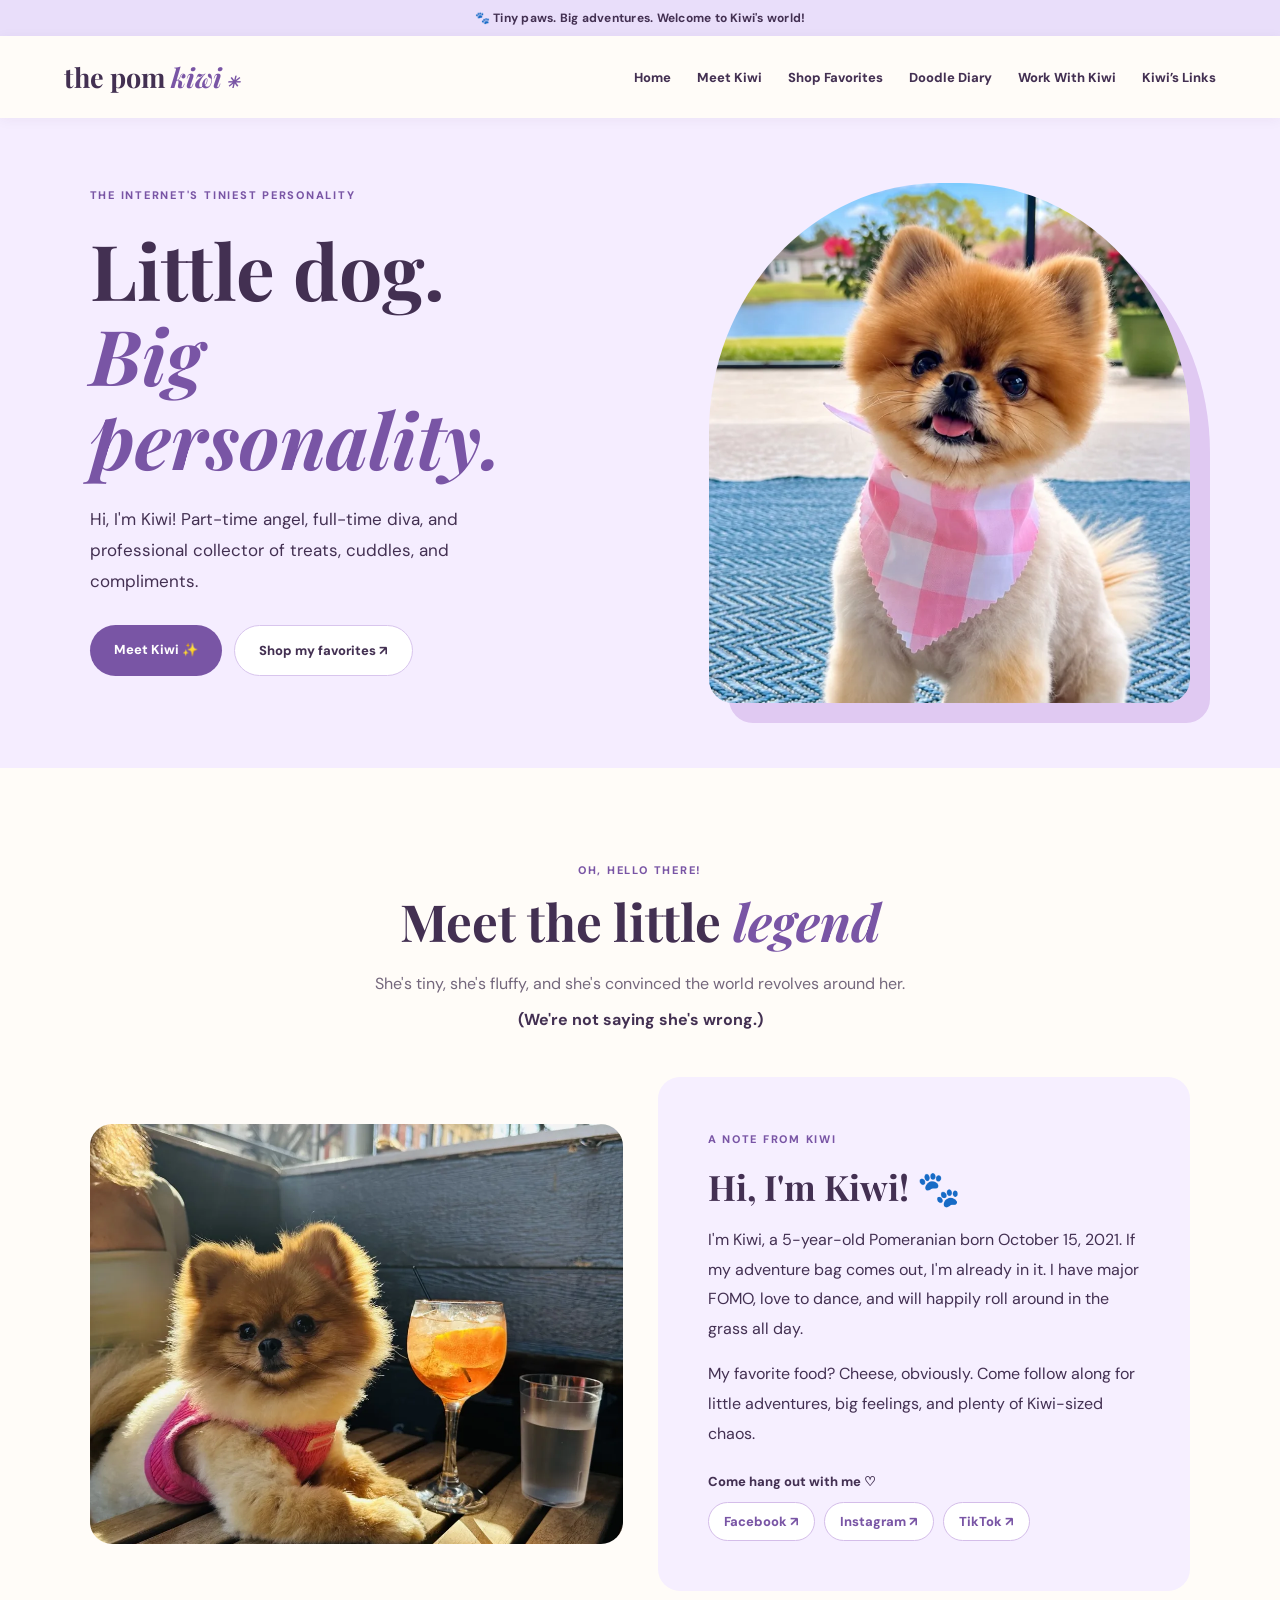
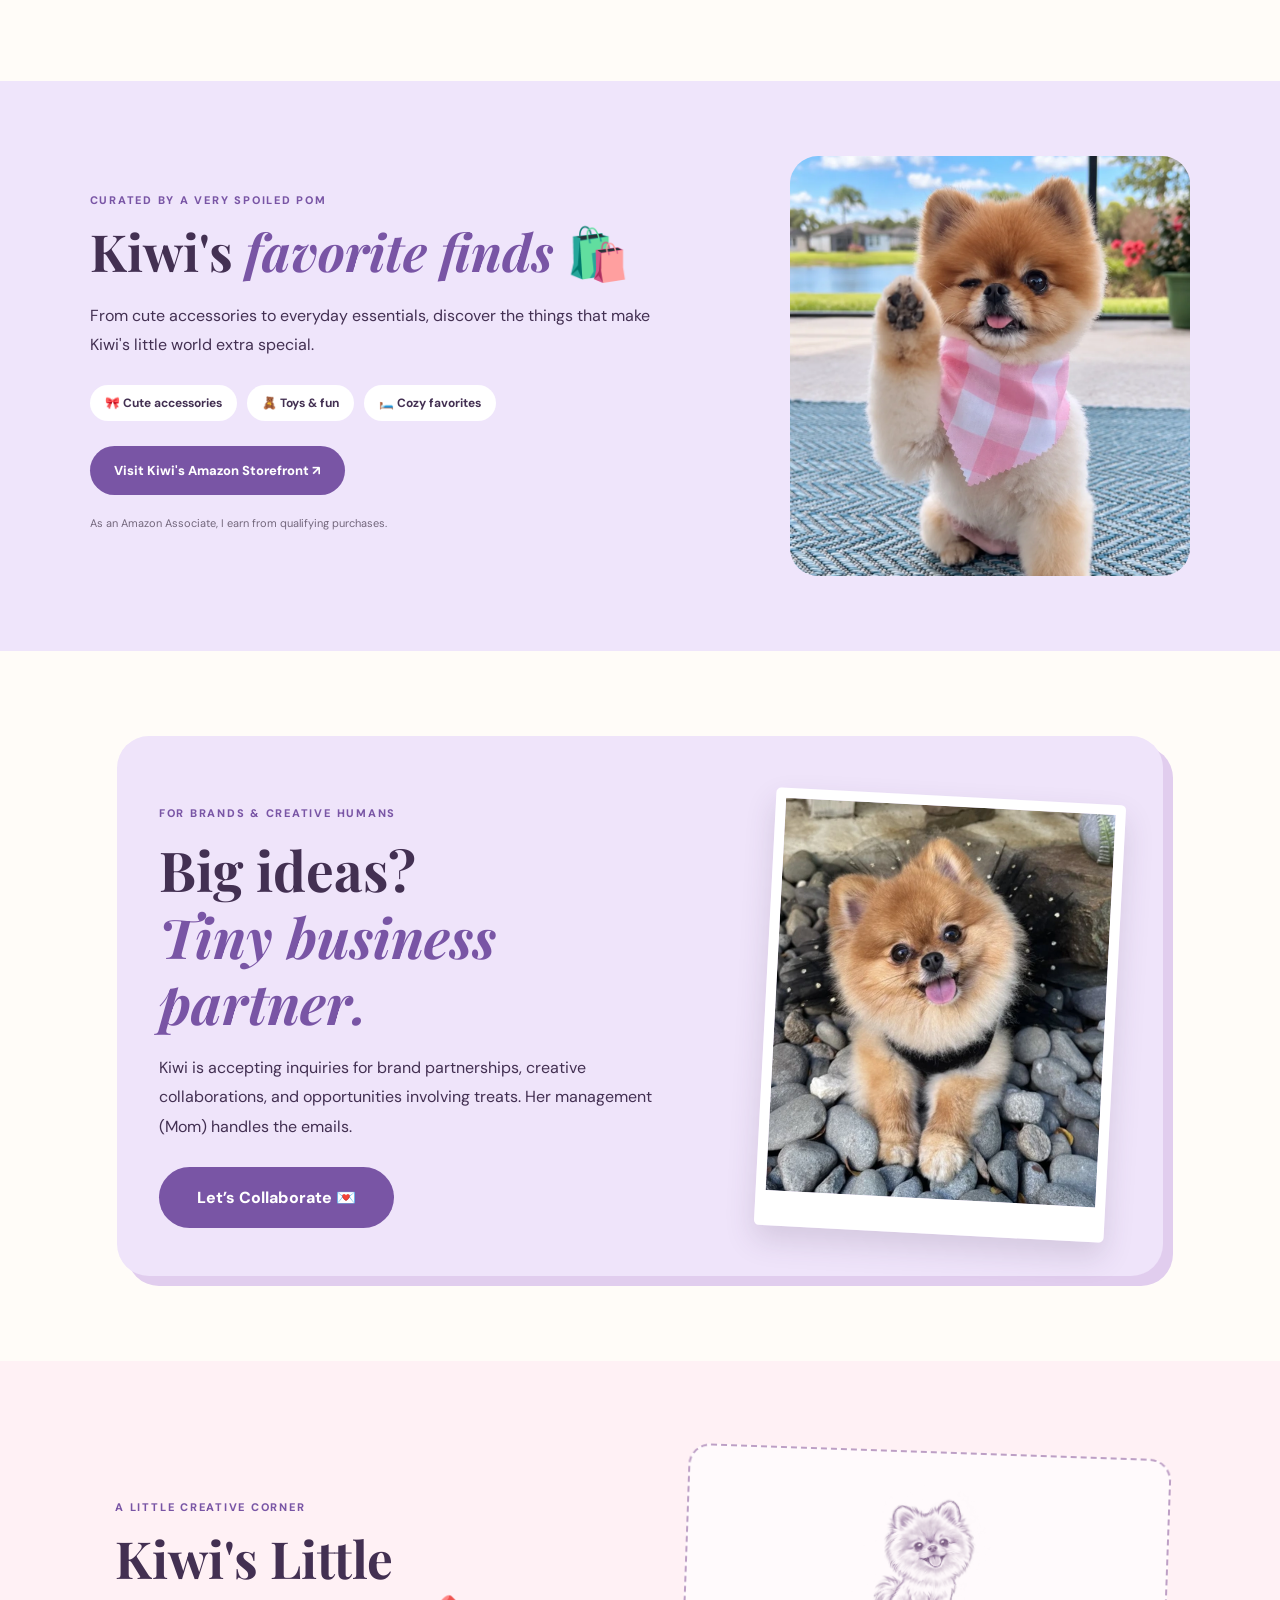
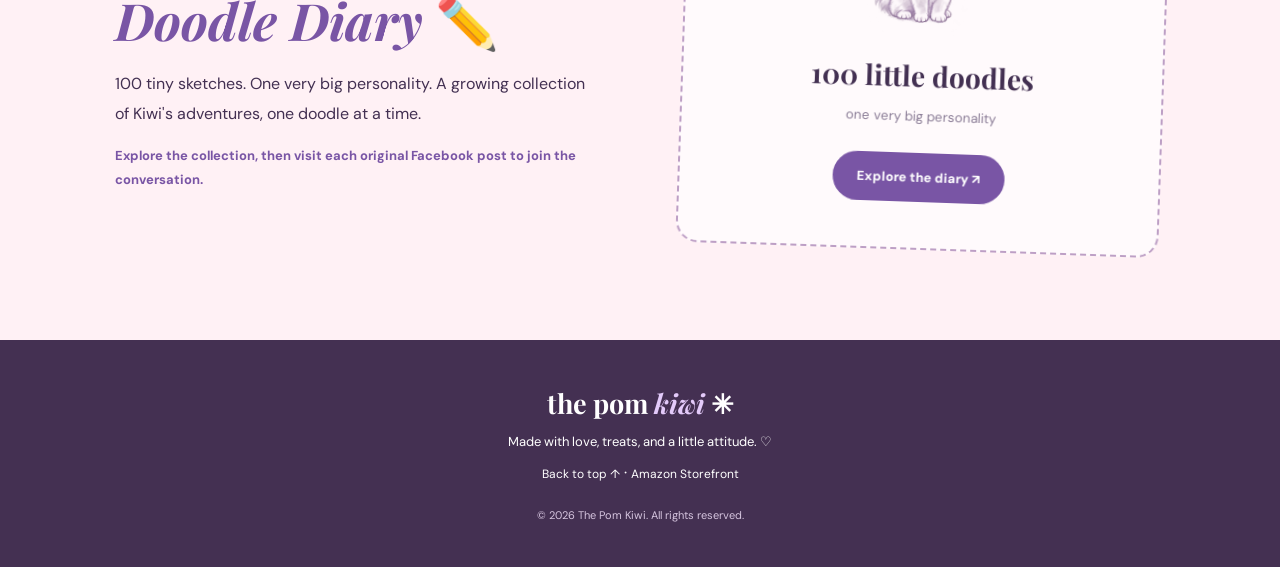
<file: index.html>
<!doctype html><html lang="en"><head><meta charset="utf-8"><meta name="viewport" content="width=device-width, initial-scale=1"><meta name="theme-color" content="#f9f5ff"><meta name="description" content="Meet Kiwi, the tiny Pomeranian with a big personality. Explore her adventures, doodle diary, and favorite finds."><title>The Pom Kiwi | Little Dog. Big Personality.</title><link rel="stylesheet" href="style.css"></head><body><div class="announcement">🐾 Tiny paws. Big adventures. Welcome to Kiwi's world!</div><header><a class="logo" href="#home">the pom <span>kiwi</span><span class="logo-star">✳</span></a><button class="menu" aria-label="Toggle navigation" aria-expanded="false">☰</button><nav id="nav"><a href="#home">Home</a><a href="#meet">Meet Kiwi</a><a href="#shop">Shop Favorites</a><a href="doodle-diary.html">Doodle Diary</a><a href="#collab">Work With Kiwi</a><a href="/links/">Kiwi’s Links</a></nav></header><main><section id="home" class="hero"><div class="hero-copy"><span class="eyebrow">THE INTERNET'S TINIEST PERSONALITY</span><h1>Little dog.<br><em>Big personality.</em></h1><p>Hi, I'm Kiwi! Part-time angel, full-time diva, and professional collector of treats, cuddles, and compliments.</p><div class="actions"><a class="btn primary" href="#meet">Meet Kiwi ✨</a><a class="btn secondary" href="#shop">Shop my favorites ↗</a></div></div><div class="hero-photo"><img src="images/hero.webp" alt="Kiwi the Pomeranian smiling in her pink gingham bandana"></div></section><section class="intro" id="meet"><div class="section-head"><span class="eyebrow">OH, HELLO THERE!</span><h2>Meet the little <em>legend</em></h2><p>She's tiny, she's fluffy, and she's convinced the world revolves around her.<span class="intro-punchline">(We're not saying she's wrong.)</span></p></div><div class="intro-grid"><img src="images/cafe.webp" alt="Kiwi relaxing at a sunny outdoor café"><div class="intro-card"><span class="eyebrow">A NOTE FROM KIWI</span><h3>Hi, I'm Kiwi! 🐾</h3><p>I'm Kiwi, a 5-year-old Pomeranian born October 15, 2021. If my adventure bag comes out, I'm already in it. I have major FOMO, love to dance, and will happily roll around in the grass all day.</p><p>My favorite food? Cheese, obviously. Come follow along for little adventures, big feelings, and plenty of Kiwi-sized chaos.</p><div class="social-section"><span class="social-heading">Come hang out with me ♡</span><div class="social-links" aria-label="Kiwi’s social media"><a class="social-pill" href="https://www.facebook.com/share/1A7UonCfg6/?mibextid=wwXIfr" target="_blank" rel="noopener noreferrer" aria-label="Follow Kiwi on Facebook">Facebook ↗</a><a class="social-pill" href="https://www.instagram.com/thepom_kiwi" target="_blank" rel="noopener noreferrer" aria-label="Follow Kiwi on Instagram">Instagram ↗</a><a class="social-pill" href="https://www.tiktok.com/@thepom_kiwi" target="_blank" rel="noopener noreferrer" aria-label="Follow Kiwi on TikTok">TikTok ↗</a></div></div></div></div></section><section class="shop" id="shop"><div class="shop-content"><span class="eyebrow">CURATED BY A VERY SPOILED POM</span><h2>Kiwi's <em>favorite finds</em> 🛍️</h2><p>From cute accessories to everyday essentials, discover the things that make Kiwi's little world extra special.</p><div class="shop-tags"><span>🎀 Cute accessories</span><span>🧸 Toys & fun</span><span>🛏️ Cozy favorites</span></div><a class="btn primary" href="https://a.co/d/0fkOYhLd" target="_blank" rel="noopener noreferrer sponsored">Visit Kiwi's Amazon Storefront ↗</a><p class="disclosure">As an Amazon Associate, I earn from qualifying purchases.</p></div><img src="images/wave.webp" alt="Kiwi raising a paw in a friendly wave"></section><section id="collab" class="collab"><div class="collab-card"><div class="collab-inner"><div class="collab-copy"><span class="eyebrow">FOR BRANDS & CREATIVE HUMANS</span><h2>Big ideas?<br><em>Tiny business partner.</em></h2><p>Kiwi is accepting inquiries for brand partnerships, creative collaborations, and opportunities involving treats. Her management (Mom) handles the emails.</p><a class="btn primary" href="mailto:thepomkiwi1@gmail.com?subject=Collaboration%20with%20The%20Pom%20Kiwi">Let’s Collaborate 💌</a></div><div class="collab-portrait"><img src="images/kiwi-collab.webp" alt="Kiwi smiling in her black tulle outfit"></div></div></div></section><section id="diary" class="diary"><div><span class="eyebrow">A LITTLE CREATIVE CORNER</span><h2>Kiwi's Little<br><em>Doodle Diary</em> ✏️</h2><p>100 tiny sketches. One very big personality. A growing collection of Kiwi's adventures, one doodle at a time.</p><p class="coming">Explore the collection, then visit each original Facebook post to join the conversation.</p></div><div class="doodle-placeholder"><img class="doodle-kiwi" src="images/kiwi-lavender-sketch.webp" alt="Lavender pencil illustration of Kiwi the Pomeranian"><strong>100 little doodles</strong><small>one very big personality</small><a class="btn primary" href="doodle-diary.html">Explore the diary ↗</a></div></section></main><footer><div class="logo">the pom <span>kiwi</span> ✳</div><p>Made with love, treats, and a little attitude. ♡</p><div><a href="#home">Back to top ↑</a> · <a href="https://a.co/d/0fkOYhLd" target="_blank" rel="noopener noreferrer sponsored">Amazon Storefront</a></div><small>© <span id="year"></span> The Pom Kiwi. All rights reserved.</small></footer><script src="script.js"></script></body></html>
</file>
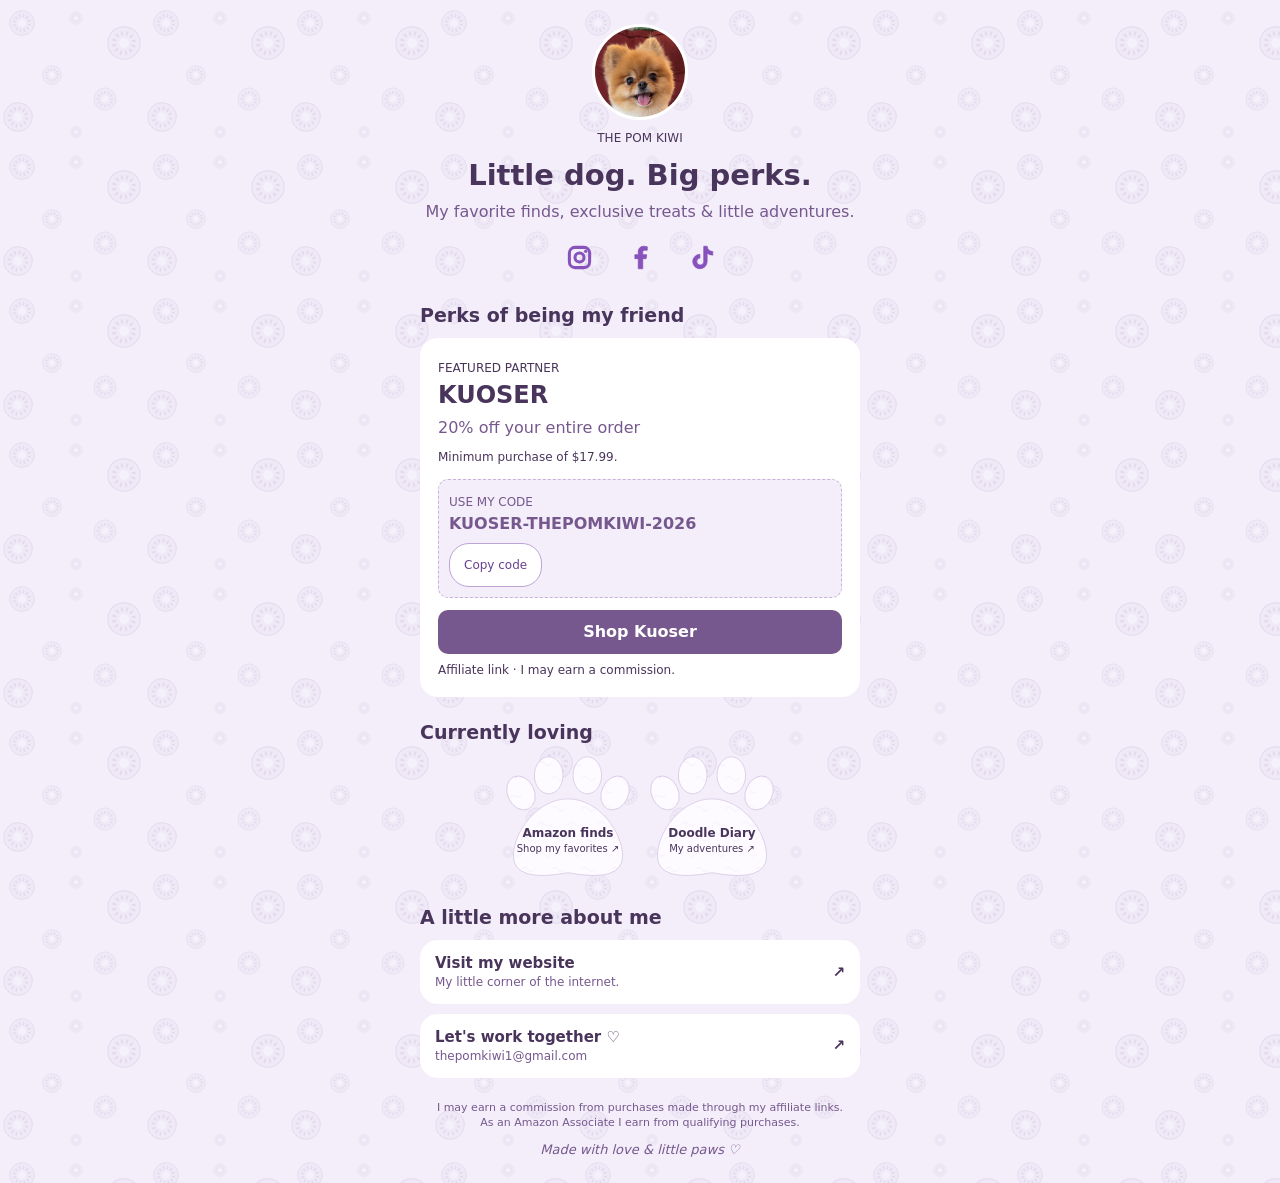
<file: links/index.html>
<!doctype html><html lang="en"><meta charset="utf-8"><meta name="viewport" content="width=device-width, initial-scale=1"><title>The Pom Kiwi | Links</title><style>*{box-sizing:border-box}body{margin:0;background:#f3eef9;color:#49345b;font:16px/1.4 system-ui,sans-serif}main{max-width:480px;margin:auto;padding:24px 20px}header{text-align:center}header img{width:96px;height:96px;border-radius:50%;object-fit:cover;border:3px solid white}h1{font-size:29px;margin:6px 0}h2{font-size:19px;margin:22px 0 10px}p{margin:5px 0;color:#76588e}small{font-size:12px}a{color:inherit;text-decoration:none} .social{display:flex;justify-content:center;gap:20px;margin:14px 0 20px;font-size:13px;font-weight:600}.season,.card,.link{display:block;border-radius:18px;padding:18px;background:white;margin:10px 0}.season{background:#49345b;color:white}.season p{color:white}.season strong{font-size:22px}.code{background:#f3eef9;border:1px dashed #c7b2d9;border-radius:10px;padding:10px;margin:12px 0;color:#76588e}.cta{display:block;text-align:center;background:#76588e;color:white;padding:11px;border-radius:10px;font-weight:600}.pending{opacity:.8}.paws{display:flex;justify-content:center;gap:18px}.paw{position:relative;width:126px;height:126px;display:grid;place-items:center}.paw svg{position:absolute;inset:0;width:100%}.paw span{position:relative;text-align:center;margin-top:44px;font-size:12px;font-weight:650}.paw span small{display:block;font-weight:400;font-size:10px}.link{padding:13px 15px;font-weight:650;display:flex;justify-content:space-between;align-items:center;font-size:15px}.link small{display:block;color:#76588e;font-weight:400;overflow-wrap:anywhere}.foot{text-align:center;color:#76588e;font-size:11px;margin-top:22px}.foot em{display:block;margin-top:10px;font-size:13px}body{background-image:url("data:image/svg+xml,%3Csvg%20xmlns%3D%22http%3A%2F%2Fwww.w3.org%2F2000%2Fsvg%22%20width%3D%22144%22%20height%3D%22144%22%20viewBox%3D%220%200%20144%20144%22%3E%3Cg%20opacity%3D%22.28%22%3E%3Cg%20transform%3D%22translate%2822%2023%29%20rotate%2812%29%20scale%280.95%29%22%3E%3Ccircle%20r%3D%2213%22%20fill%3D%22%23e4d9ef%22%20stroke%3D%22%23b9a3cc%22%20stroke-width%3D%22.8%22%2F%3E%3Ccircle%20r%3D%224%22%20fill%3D%22%23faf7fc%22%2F%3E%3Cellipse%20cx%3D%220%22%20cy%3D%22-8%22%20rx%3D%22.85%22%20ry%3D%221.8%22%20fill%3D%22%23b5a0c7%22%20transform%3D%22rotate%280%29%22%2F%3E%3Cellipse%20cx%3D%220%22%20cy%3D%22-8%22%20rx%3D%22.85%22%20ry%3D%221.8%22%20fill%3D%22%23b5a0c7%22%20transform%3D%22rotate%2830%29%22%2F%3E%3Cellipse%20cx%3D%220%22%20cy%3D%22-8%22%20rx%3D%22.85%22%20ry%3D%221.8%22%20fill%3D%22%23b5a0c7%22%20transform%3D%22rotate%2860%29%22%2F%3E%3Cellipse%20cx%3D%220%22%20cy%3D%22-8%22%20rx%3D%22.85%22%20ry%3D%221.8%22%20fill%3D%22%23b5a0c7%22%20transform%3D%22rotate%2890%29%22%2F%3E%3Cellipse%20cx%3D%220%22%20cy%3D%22-8%22%20rx%3D%22.85%22%20ry%3D%221.8%22%20fill%3D%22%23b5a0c7%22%20transform%3D%22rotate%28120%29%22%2F%3E%3Cellipse%20cx%3D%220%22%20cy%3D%22-8%22%20rx%3D%22.85%22%20ry%3D%221.8%22%20fill%3D%22%23b5a0c7%22%20transform%3D%22rotate%28150%29%22%2F%3E%3Cellipse%20cx%3D%220%22%20cy%3D%22-8%22%20rx%3D%22.85%22%20ry%3D%221.8%22%20fill%3D%22%23b5a0c7%22%20transform%3D%22rotate%28180%29%22%2F%3E%3Cellipse%20cx%3D%220%22%20cy%3D%22-8%22%20rx%3D%22.85%22%20ry%3D%221.8%22%20fill%3D%22%23b5a0c7%22%20transform%3D%22rotate%28210%29%22%2F%3E%3Cellipse%20cx%3D%220%22%20cy%3D%22-8%22%20rx%3D%22.85%22%20ry%3D%221.8%22%20fill%3D%22%23b5a0c7%22%20transform%3D%22rotate%28240%29%22%2F%3E%3Cellipse%20cx%3D%220%22%20cy%3D%22-8%22%20rx%3D%22.85%22%20ry%3D%221.8%22%20fill%3D%22%23b5a0c7%22%20transform%3D%22rotate%28270%29%22%2F%3E%3Cellipse%20cx%3D%220%22%20cy%3D%22-8%22%20rx%3D%22.85%22%20ry%3D%221.8%22%20fill%3D%22%23b5a0c7%22%20transform%3D%22rotate%28300%29%22%2F%3E%3Cellipse%20cx%3D%220%22%20cy%3D%22-8%22%20rx%3D%22.85%22%20ry%3D%221.8%22%20fill%3D%22%23b5a0c7%22%20transform%3D%22rotate%28330%29%22%2F%3E%3C%2Fg%3E%3Cg%20transform%3D%22translate%2876%2018%29%20rotate%2835%29%20scale%280.48%29%22%3E%3Ccircle%20r%3D%2213%22%20fill%3D%22%23e4d9ef%22%20stroke%3D%22%23b9a3cc%22%20stroke-width%3D%22.8%22%2F%3E%3Ccircle%20r%3D%224%22%20fill%3D%22%23faf7fc%22%2F%3E%3Cellipse%20cx%3D%220%22%20cy%3D%22-8%22%20rx%3D%22.85%22%20ry%3D%221.8%22%20fill%3D%22%23b5a0c7%22%20transform%3D%22rotate%280%29%22%2F%3E%3Cellipse%20cx%3D%220%22%20cy%3D%22-8%22%20rx%3D%22.85%22%20ry%3D%221.8%22%20fill%3D%22%23b5a0c7%22%20transform%3D%22rotate%2830%29%22%2F%3E%3Cellipse%20cx%3D%220%22%20cy%3D%22-8%22%20rx%3D%22.85%22%20ry%3D%221.8%22%20fill%3D%22%23b5a0c7%22%20transform%3D%22rotate%2860%29%22%2F%3E%3Cellipse%20cx%3D%220%22%20cy%3D%22-8%22%20rx%3D%22.85%22%20ry%3D%221.8%22%20fill%3D%22%23b5a0c7%22%20transform%3D%22rotate%2890%29%22%2F%3E%3Cellipse%20cx%3D%220%22%20cy%3D%22-8%22%20rx%3D%22.85%22%20ry%3D%221.8%22%20fill%3D%22%23b5a0c7%22%20transform%3D%22rotate%28120%29%22%2F%3E%3Cellipse%20cx%3D%220%22%20cy%3D%22-8%22%20rx%3D%22.85%22%20ry%3D%221.8%22%20fill%3D%22%23b5a0c7%22%20transform%3D%22rotate%28150%29%22%2F%3E%3Cellipse%20cx%3D%220%22%20cy%3D%22-8%22%20rx%3D%22.85%22%20ry%3D%221.8%22%20fill%3D%22%23b5a0c7%22%20transform%3D%22rotate%28180%29%22%2F%3E%3Cellipse%20cx%3D%220%22%20cy%3D%22-8%22%20rx%3D%22.85%22%20ry%3D%221.8%22%20fill%3D%22%23b5a0c7%22%20transform%3D%22rotate%28210%29%22%2F%3E%3Cellipse%20cx%3D%220%22%20cy%3D%22-8%22%20rx%3D%22.85%22%20ry%3D%221.8%22%20fill%3D%22%23b5a0c7%22%20transform%3D%22rotate%28240%29%22%2F%3E%3Cellipse%20cx%3D%220%22%20cy%3D%22-8%22%20rx%3D%22.85%22%20ry%3D%221.8%22%20fill%3D%22%23b5a0c7%22%20transform%3D%22rotate%28270%29%22%2F%3E%3Cellipse%20cx%3D%220%22%20cy%3D%22-8%22%20rx%3D%22.85%22%20ry%3D%221.8%22%20fill%3D%22%23b5a0c7%22%20transform%3D%22rotate%28300%29%22%2F%3E%3Cellipse%20cx%3D%220%22%20cy%3D%22-8%22%20rx%3D%22.85%22%20ry%3D%221.8%22%20fill%3D%22%23b5a0c7%22%20transform%3D%22rotate%28330%29%22%2F%3E%3C%2Fg%3E%3Cg%20transform%3D%22translate%28124%2043%29%20rotate%28-12%29%20scale%281.25%29%22%3E%3Ccircle%20r%3D%2213%22%20fill%3D%22%23e4d9ef%22%20stroke%3D%22%23b9a3cc%22%20stroke-width%3D%22.8%22%2F%3E%3Ccircle%20r%3D%224%22%20fill%3D%22%23faf7fc%22%2F%3E%3Cellipse%20cx%3D%220%22%20cy%3D%22-8%22%20rx%3D%22.85%22%20ry%3D%221.8%22%20fill%3D%22%23b5a0c7%22%20transform%3D%22rotate%280%29%22%2F%3E%3Cellipse%20cx%3D%220%22%20cy%3D%22-8%22%20rx%3D%22.85%22%20ry%3D%221.8%22%20fill%3D%22%23b5a0c7%22%20transform%3D%22rotate%2830%29%22%2F%3E%3Cellipse%20cx%3D%220%22%20cy%3D%22-8%22%20rx%3D%22.85%22%20ry%3D%221.8%22%20fill%3D%22%23b5a0c7%22%20transform%3D%22rotate%2860%29%22%2F%3E%3Cellipse%20cx%3D%220%22%20cy%3D%22-8%22%20rx%3D%22.85%22%20ry%3D%221.8%22%20fill%3D%22%23b5a0c7%22%20transform%3D%22rotate%2890%29%22%2F%3E%3Cellipse%20cx%3D%220%22%20cy%3D%22-8%22%20rx%3D%22.85%22%20ry%3D%221.8%22%20fill%3D%22%23b5a0c7%22%20transform%3D%22rotate%28120%29%22%2F%3E%3Cellipse%20cx%3D%220%22%20cy%3D%22-8%22%20rx%3D%22.85%22%20ry%3D%221.8%22%20fill%3D%22%23b5a0c7%22%20transform%3D%22rotate%28150%29%22%2F%3E%3Cellipse%20cx%3D%220%22%20cy%3D%22-8%22%20rx%3D%22.85%22%20ry%3D%221.8%22%20fill%3D%22%23b5a0c7%22%20transform%3D%22rotate%28180%29%22%2F%3E%3Cellipse%20cx%3D%220%22%20cy%3D%22-8%22%20rx%3D%22.85%22%20ry%3D%221.8%22%20fill%3D%22%23b5a0c7%22%20transform%3D%22rotate%28210%29%22%2F%3E%3Cellipse%20cx%3D%220%22%20cy%3D%22-8%22%20rx%3D%22.85%22%20ry%3D%221.8%22%20fill%3D%22%23b5a0c7%22%20transform%3D%22rotate%28240%29%22%2F%3E%3Cellipse%20cx%3D%220%22%20cy%3D%22-8%22%20rx%3D%22.85%22%20ry%3D%221.8%22%20fill%3D%22%23b5a0c7%22%20transform%3D%22rotate%28270%29%22%2F%3E%3Cellipse%20cx%3D%220%22%20cy%3D%22-8%22%20rx%3D%22.85%22%20ry%3D%221.8%22%20fill%3D%22%23b5a0c7%22%20transform%3D%22rotate%28300%29%22%2F%3E%3Cellipse%20cx%3D%220%22%20cy%3D%22-8%22%20rx%3D%22.85%22%20ry%3D%221.8%22%20fill%3D%22%23b5a0c7%22%20transform%3D%22rotate%28330%29%22%2F%3E%3C%2Fg%3E%3Cg%20transform%3D%22translate%2852%2075%29%20rotate%2825%29%20scale%280.72%29%22%3E%3Ccircle%20r%3D%2213%22%20fill%3D%22%23e4d9ef%22%20stroke%3D%22%23b9a3cc%22%20stroke-width%3D%22.8%22%2F%3E%3Ccircle%20r%3D%224%22%20fill%3D%22%23faf7fc%22%2F%3E%3Cellipse%20cx%3D%220%22%20cy%3D%22-8%22%20rx%3D%22.85%22%20ry%3D%221.8%22%20fill%3D%22%23b5a0c7%22%20transform%3D%22rotate%280%29%22%2F%3E%3Cellipse%20cx%3D%220%22%20cy%3D%22-8%22%20rx%3D%22.85%22%20ry%3D%221.8%22%20fill%3D%22%23b5a0c7%22%20transform%3D%22rotate%2830%29%22%2F%3E%3Cellipse%20cx%3D%220%22%20cy%3D%22-8%22%20rx%3D%22.85%22%20ry%3D%221.8%22%20fill%3D%22%23b5a0c7%22%20transform%3D%22rotate%2860%29%22%2F%3E%3Cellipse%20cx%3D%220%22%20cy%3D%22-8%22%20rx%3D%22.85%22%20ry%3D%221.8%22%20fill%3D%22%23b5a0c7%22%20transform%3D%22rotate%2890%29%22%2F%3E%3Cellipse%20cx%3D%220%22%20cy%3D%22-8%22%20rx%3D%22.85%22%20ry%3D%221.8%22%20fill%3D%22%23b5a0c7%22%20transform%3D%22rotate%28120%29%22%2F%3E%3Cellipse%20cx%3D%220%22%20cy%3D%22-8%22%20rx%3D%22.85%22%20ry%3D%221.8%22%20fill%3D%22%23b5a0c7%22%20transform%3D%22rotate%28150%29%22%2F%3E%3Cellipse%20cx%3D%220%22%20cy%3D%22-8%22%20rx%3D%22.85%22%20ry%3D%221.8%22%20fill%3D%22%23b5a0c7%22%20transform%3D%22rotate%28180%29%22%2F%3E%3Cellipse%20cx%3D%220%22%20cy%3D%22-8%22%20rx%3D%22.85%22%20ry%3D%221.8%22%20fill%3D%22%23b5a0c7%22%20transform%3D%22rotate%28210%29%22%2F%3E%3Cellipse%20cx%3D%220%22%20cy%3D%22-8%22%20rx%3D%22.85%22%20ry%3D%221.8%22%20fill%3D%22%23b5a0c7%22%20transform%3D%22rotate%28240%29%22%2F%3E%3Cellipse%20cx%3D%220%22%20cy%3D%22-8%22%20rx%3D%22.85%22%20ry%3D%221.8%22%20fill%3D%22%23b5a0c7%22%20transform%3D%22rotate%28270%29%22%2F%3E%3Cellipse%20cx%3D%220%22%20cy%3D%22-8%22%20rx%3D%22.85%22%20ry%3D%221.8%22%20fill%3D%22%23b5a0c7%22%20transform%3D%22rotate%28300%29%22%2F%3E%3Cellipse%20cx%3D%220%22%20cy%3D%22-8%22%20rx%3D%22.85%22%20ry%3D%221.8%22%20fill%3D%22%23b5a0c7%22%20transform%3D%22rotate%28330%29%22%2F%3E%3C%2Fg%3E%3Cg%20transform%3D%22translate%28105%2099%29%20rotate%280%29%20scale%280.85%29%22%3E%3Ccircle%20r%3D%2213%22%20fill%3D%22%23e4d9ef%22%20stroke%3D%22%23b9a3cc%22%20stroke-width%3D%22.8%22%2F%3E%3Ccircle%20r%3D%224%22%20fill%3D%22%23faf7fc%22%2F%3E%3Cellipse%20cx%3D%220%22%20cy%3D%22-8%22%20rx%3D%22.85%22%20ry%3D%221.8%22%20fill%3D%22%23b5a0c7%22%20transform%3D%22rotate%280%29%22%2F%3E%3Cellipse%20cx%3D%220%22%20cy%3D%22-8%22%20rx%3D%22.85%22%20ry%3D%221.8%22%20fill%3D%22%23b5a0c7%22%20transform%3D%22rotate%2830%29%22%2F%3E%3Cellipse%20cx%3D%220%22%20cy%3D%22-8%22%20rx%3D%22.85%22%20ry%3D%221.8%22%20fill%3D%22%23b5a0c7%22%20transform%3D%22rotate%2860%29%22%2F%3E%3Cellipse%20cx%3D%220%22%20cy%3D%22-8%22%20rx%3D%22.85%22%20ry%3D%221.8%22%20fill%3D%22%23b5a0c7%22%20transform%3D%22rotate%2890%29%22%2F%3E%3Cellipse%20cx%3D%220%22%20cy%3D%22-8%22%20rx%3D%22.85%22%20ry%3D%221.8%22%20fill%3D%22%23b5a0c7%22%20transform%3D%22rotate%28120%29%22%2F%3E%3Cellipse%20cx%3D%220%22%20cy%3D%22-8%22%20rx%3D%22.85%22%20ry%3D%221.8%22%20fill%3D%22%23b5a0c7%22%20transform%3D%22rotate%28150%29%22%2F%3E%3Cellipse%20cx%3D%220%22%20cy%3D%22-8%22%20rx%3D%22.85%22%20ry%3D%221.8%22%20fill%3D%22%23b5a0c7%22%20transform%3D%22rotate%28180%29%22%2F%3E%3Cellipse%20cx%3D%220%22%20cy%3D%22-8%22%20rx%3D%22.85%22%20ry%3D%221.8%22%20fill%3D%22%23b5a0c7%22%20transform%3D%22rotate%28210%29%22%2F%3E%3Cellipse%20cx%3D%220%22%20cy%3D%22-8%22%20rx%3D%22.85%22%20ry%3D%221.8%22%20fill%3D%22%23b5a0c7%22%20transform%3D%22rotate%28240%29%22%2F%3E%3Cellipse%20cx%3D%220%22%20cy%3D%22-8%22%20rx%3D%22.85%22%20ry%3D%221.8%22%20fill%3D%22%23b5a0c7%22%20transform%3D%22rotate%28270%29%22%2F%3E%3Cellipse%20cx%3D%220%22%20cy%3D%22-8%22%20rx%3D%22.85%22%20ry%3D%221.8%22%20fill%3D%22%23b5a0c7%22%20transform%3D%22rotate%28300%29%22%2F%3E%3Cellipse%20cx%3D%220%22%20cy%3D%22-8%22%20rx%3D%22.85%22%20ry%3D%221.8%22%20fill%3D%22%23b5a0c7%22%20transform%3D%22rotate%28330%29%22%2F%3E%3C%2Fg%3E%3Cg%20transform%3D%22translate%2818%20117%29%20rotate%2840%29%20scale%281.1%29%22%3E%3Ccircle%20r%3D%2213%22%20fill%3D%22%23e4d9ef%22%20stroke%3D%22%23b9a3cc%22%20stroke-width%3D%22.8%22%2F%3E%3Ccircle%20r%3D%224%22%20fill%3D%22%23faf7fc%22%2F%3E%3Cellipse%20cx%3D%220%22%20cy%3D%22-8%22%20rx%3D%22.85%22%20ry%3D%221.8%22%20fill%3D%22%23b5a0c7%22%20transform%3D%22rotate%280%29%22%2F%3E%3Cellipse%20cx%3D%220%22%20cy%3D%22-8%22%20rx%3D%22.85%22%20ry%3D%221.8%22%20fill%3D%22%23b5a0c7%22%20transform%3D%22rotate%2830%29%22%2F%3E%3Cellipse%20cx%3D%220%22%20cy%3D%22-8%22%20rx%3D%22.85%22%20ry%3D%221.8%22%20fill%3D%22%23b5a0c7%22%20transform%3D%22rotate%2860%29%22%2F%3E%3Cellipse%20cx%3D%220%22%20cy%3D%22-8%22%20rx%3D%22.85%22%20ry%3D%221.8%22%20fill%3D%22%23b5a0c7%22%20transform%3D%22rotate%2890%29%22%2F%3E%3Cellipse%20cx%3D%220%22%20cy%3D%22-8%22%20rx%3D%22.85%22%20ry%3D%221.8%22%20fill%3D%22%23b5a0c7%22%20transform%3D%22rotate%28120%29%22%2F%3E%3Cellipse%20cx%3D%220%22%20cy%3D%22-8%22%20rx%3D%22.85%22%20ry%3D%221.8%22%20fill%3D%22%23b5a0c7%22%20transform%3D%22rotate%28150%29%22%2F%3E%3Cellipse%20cx%3D%220%22%20cy%3D%22-8%22%20rx%3D%22.85%22%20ry%3D%221.8%22%20fill%3D%22%23b5a0c7%22%20transform%3D%22rotate%28180%29%22%2F%3E%3Cellipse%20cx%3D%220%22%20cy%3D%22-8%22%20rx%3D%22.85%22%20ry%3D%221.8%22%20fill%3D%22%23b5a0c7%22%20transform%3D%22rotate%28210%29%22%2F%3E%3Cellipse%20cx%3D%220%22%20cy%3D%22-8%22%20rx%3D%22.85%22%20ry%3D%221.8%22%20fill%3D%22%23b5a0c7%22%20transform%3D%22rotate%28240%29%22%2F%3E%3Cellipse%20cx%3D%220%22%20cy%3D%22-8%22%20rx%3D%22.85%22%20ry%3D%221.8%22%20fill%3D%22%23b5a0c7%22%20transform%3D%22rotate%28270%29%22%2F%3E%3Cellipse%20cx%3D%220%22%20cy%3D%22-8%22%20rx%3D%22.85%22%20ry%3D%221.8%22%20fill%3D%22%23b5a0c7%22%20transform%3D%22rotate%28300%29%22%2F%3E%3Cellipse%20cx%3D%220%22%20cy%3D%22-8%22%20rx%3D%22.85%22%20ry%3D%221.8%22%20fill%3D%22%23b5a0c7%22%20transform%3D%22rotate%28330%29%22%2F%3E%3C%2Fg%3E%3Cg%20transform%3D%22translate%2876%20132%29%20rotate%2815%29%20scale%280.42%29%22%3E%3Ccircle%20r%3D%2213%22%20fill%3D%22%23e4d9ef%22%20stroke%3D%22%23b9a3cc%22%20stroke-width%3D%22.8%22%2F%3E%3Ccircle%20r%3D%224%22%20fill%3D%22%23faf7fc%22%2F%3E%3Cellipse%20cx%3D%220%22%20cy%3D%22-8%22%20rx%3D%22.85%22%20ry%3D%221.8%22%20fill%3D%22%23b5a0c7%22%20transform%3D%22rotate%280%29%22%2F%3E%3Cellipse%20cx%3D%220%22%20cy%3D%22-8%22%20rx%3D%22.85%22%20ry%3D%221.8%22%20fill%3D%22%23b5a0c7%22%20transform%3D%22rotate%2830%29%22%2F%3E%3Cellipse%20cx%3D%220%22%20cy%3D%22-8%22%20rx%3D%22.85%22%20ry%3D%221.8%22%20fill%3D%22%23b5a0c7%22%20transform%3D%22rotate%2860%29%22%2F%3E%3Cellipse%20cx%3D%220%22%20cy%3D%22-8%22%20rx%3D%22.85%22%20ry%3D%221.8%22%20fill%3D%22%23b5a0c7%22%20transform%3D%22rotate%2890%29%22%2F%3E%3Cellipse%20cx%3D%220%22%20cy%3D%22-8%22%20rx%3D%22.85%22%20ry%3D%221.8%22%20fill%3D%22%23b5a0c7%22%20transform%3D%22rotate%28120%29%22%2F%3E%3Cellipse%20cx%3D%220%22%20cy%3D%22-8%22%20rx%3D%22.85%22%20ry%3D%221.8%22%20fill%3D%22%23b5a0c7%22%20transform%3D%22rotate%28150%29%22%2F%3E%3Cellipse%20cx%3D%220%22%20cy%3D%22-8%22%20rx%3D%22.85%22%20ry%3D%221.8%22%20fill%3D%22%23b5a0c7%22%20transform%3D%22rotate%28180%29%22%2F%3E%3Cellipse%20cx%3D%220%22%20cy%3D%22-8%22%20rx%3D%22.85%22%20ry%3D%221.8%22%20fill%3D%22%23b5a0c7%22%20transform%3D%22rotate%28210%29%22%2F%3E%3Cellipse%20cx%3D%220%22%20cy%3D%22-8%22%20rx%3D%22.85%22%20ry%3D%221.8%22%20fill%3D%22%23b5a0c7%22%20transform%3D%22rotate%28240%29%22%2F%3E%3Cellipse%20cx%3D%220%22%20cy%3D%22-8%22%20rx%3D%22.85%22%20ry%3D%221.8%22%20fill%3D%22%23b5a0c7%22%20transform%3D%22rotate%28270%29%22%2F%3E%3Cellipse%20cx%3D%220%22%20cy%3D%22-8%22%20rx%3D%22.85%22%20ry%3D%221.8%22%20fill%3D%22%23b5a0c7%22%20transform%3D%22rotate%28300%29%22%2F%3E%3Cellipse%20cx%3D%220%22%20cy%3D%22-8%22%20rx%3D%22.85%22%20ry%3D%221.8%22%20fill%3D%22%23b5a0c7%22%20transform%3D%22rotate%28330%29%22%2F%3E%3C%2Fg%3E%3C%2Fg%3E%3C%2Fsvg%3E");background-size:144px 144px}.social{gap:17px;margin:12px 0 18px}.social a{color:#8752bc;width:44px;height:44px;display:grid;place-items:center}.social svg{width:27px;height:27px}.social svg path{stroke:currentColor;stroke-width:.65;stroke-linejoin:round}.social a:hover{color:#66369b}.paw{width:126px;height:126px}.paw:hover{transform:translateY(-2px)}.paw{transition:transform .18s}.paw span{margin-top:44px}.paw:focus-visible,.social a:focus-visible{outline:2px solid #76588e;outline-offset:3px;border-radius:12px}.code b{overflow-wrap:anywhere;font-size:clamp(12px,3.7vw,16px)}#copy-code{margin-top:8px;border:1px solid #bca5d4;border-radius:20px;background:#fff;color:#68418f;padding:6px 14px;font:inherit;font-size:12px;cursor:pointer}#copy-status{display:block;font-size:12px}
main{width:100%}.code{overflow-wrap:anywhere}.link>span{min-width:0}.cta,#copy-code{min-height:44px}a:focus-visible,button:focus-visible{outline:2px solid #76588e;outline-offset:3px}@media(max-width:350px){main{padding:20px 12px}.paws{gap:10px}.paw{width:120px;height:120px}.card{padding:14px}}@media(prefers-reduced-motion:reduce){.paw{transition:none}}
</style><main><header><img alt="Kiwi smiling" src="[data-uri]"><div><small>THE POM KIWI</small></div><h1>Little dog. Big perks.</h1><p>My favorite finds, exclusive treats &amp; little adventures.</p><nav class="social"><a href="https://www.instagram.com/thepom_kiwi" aria-label="Instagram" title="Instagram" target="_blank" rel="noopener noreferrer"><svg viewBox="0 0 24 24" aria-hidden="true" fill="currentColor"><rect x="3" y="3" width="18" height="18" rx="5" fill="none" stroke="currentColor" stroke-width="2.7"/><circle cx="12" cy="12" r="4" fill="none" stroke="currentColor" stroke-width="2.7"/><circle cx="17.5" cy="6.5" r="1.5"/></svg></a><a href="https://www.facebook.com/share/1A7UonCfg6/" aria-label="Facebook" title="Facebook" target="_blank" rel="noopener noreferrer"><svg viewBox="0 0 24 24" aria-hidden="true" fill="currentColor"><path d="M14 22v-9h3l.5-3.5H14V7.3c0-1 .3-1.8 1.8-1.8H18V2.4A24 24 0 0 0 15 2c-3 0-5 1.8-5 5v2.5H7V13h3v9z"/></svg></a><a href="https://www.tiktok.com/@thepom_kiwi" aria-label="TikTok" title="TikTok" target="_blank" rel="noopener noreferrer"><svg viewBox="0 0 24 24" aria-hidden="true" fill="currentColor"><path d="M14 2h3c.3 2.7 1.8 4.4 5 4.7v3.2a9 9 0 0 1-5-1.7v7.4a6.4 6.4 0 1 1-6.4-6.4v3.3a3.1 3.1 0 1 0 3.4 3.1z"/></svg></a></nav></header><h2>Perks of being my friend</h2><section class="card"><small>FEATURED PARTNER</small><div style="font-size:24px;font-weight:700">KUOSER</div><p>20% off your entire order</p><small>Minimum purchase of $17.99.</small><div class="code"><small>USE MY CODE</small><br><b id="coupon">KUOSER-THEPOMKIWI-2026</b><br><button type="button" id="copy-code">Copy code</button><span id="copy-status" role="status"></span></div><a class="cta" href="https://www.kuoser.com?bg_ref=DXwFJjMGmb" target="_blank" rel="sponsored noopener">Shop Kuoser</a><small style="display:block;margin-top:8px">Affiliate link · I may earn a commission.</small></section><h2>Currently loving</h2><div class="paws"><a class="paw" href="https://a.co/d/0fkOYhLd"><svg viewBox="0 0 150 150" aria-hidden="true"><defs><pattern id="fruit0" width="36" height="36" patternUnits="userSpaceOnUse"><rect width="36" height="36" fill="#fdfbff"/><g fill="none" stroke="#e8dff0" stroke-width=".85" stroke-linecap="round" opacity=".65"><path d="M3 9 Q7 4 11 9 T19 9"/><path d="M19 27 Q23 22 27 27 T35 27"/></g></pattern></defs><g fill="url(#fruit0)" stroke="#d8c9e6"><ellipse cx="19" cy="44" rx="16" ry="21" transform="rotate(-25 19 44)"/><ellipse cx="52" cy="23" rx="17" ry="22"/><ellipse cx="98" cy="23" rx="17" ry="22"/><ellipse cx="131" cy="44" rx="16" ry="21" transform="rotate(25 131 44)"/><path d="M10 119 C10 90 39 51 75 51 S140 90 140 119 Q140 151 75 139 Q10 151 10 119Z"/></g></svg><span>Amazon finds<small>Shop my favorites ↗</small></span></a><a class="paw" href="https://thepomkiwi.com/doodle-diary.html"><svg viewBox="0 0 150 150" aria-hidden="true"><defs><pattern id="fruit1" width="36" height="36" patternUnits="userSpaceOnUse"><rect width="36" height="36" fill="#fdfbff"/><g fill="none" stroke="#e8dff0" stroke-width=".85" stroke-linecap="round" opacity=".65"><path d="M3 9 Q7 4 11 9 T19 9"/><path d="M19 27 Q23 22 27 27 T35 27"/></g></pattern></defs><g fill="url(#fruit1)" stroke="#d8c9e6"><ellipse cx="19" cy="44" rx="16" ry="21" transform="rotate(-25 19 44)"/><ellipse cx="52" cy="23" rx="17" ry="22"/><ellipse cx="98" cy="23" rx="17" ry="22"/><ellipse cx="131" cy="44" rx="16" ry="21" transform="rotate(25 131 44)"/><path d="M10 119 C10 90 39 51 75 51 S140 90 140 119 Q140 151 75 139 Q10 151 10 119Z"/></g></svg><span>Doodle Diary<small>My adventures ↗</small></span></a></div><h2>A little more about me</h2><a class="link" href="https://thepomkiwi.com"><span>Visit my website<small>My little corner of the internet.</small></span>↗</a><a class="link" href="mailto:thepomkiwi1@gmail.com"><span>Let's work together ♡<small>thepomkiwi1@gmail.com</small></span>↗</a><footer class="foot">I may earn a commission from purchases made through my affiliate links.<br>As an Amazon Associate I earn from qualifying purchases.<em>Made with love &amp; little paws ♡</em></footer></main><script>document.getElementById('copy-code').addEventListener('click',async()=>{const code=document.getElementById('coupon');const status=document.getElementById('copy-status');try{await navigator.clipboard.writeText(code.textContent);status.textContent='Copied!';}catch(e){const r=document.createRange();r.selectNodeContents(code);const sel=window.getSelection();sel.removeAllRanges();sel.addRange(r);status.textContent='Code selected — copy it to use at checkout.';}});</script>
</html>
</file>
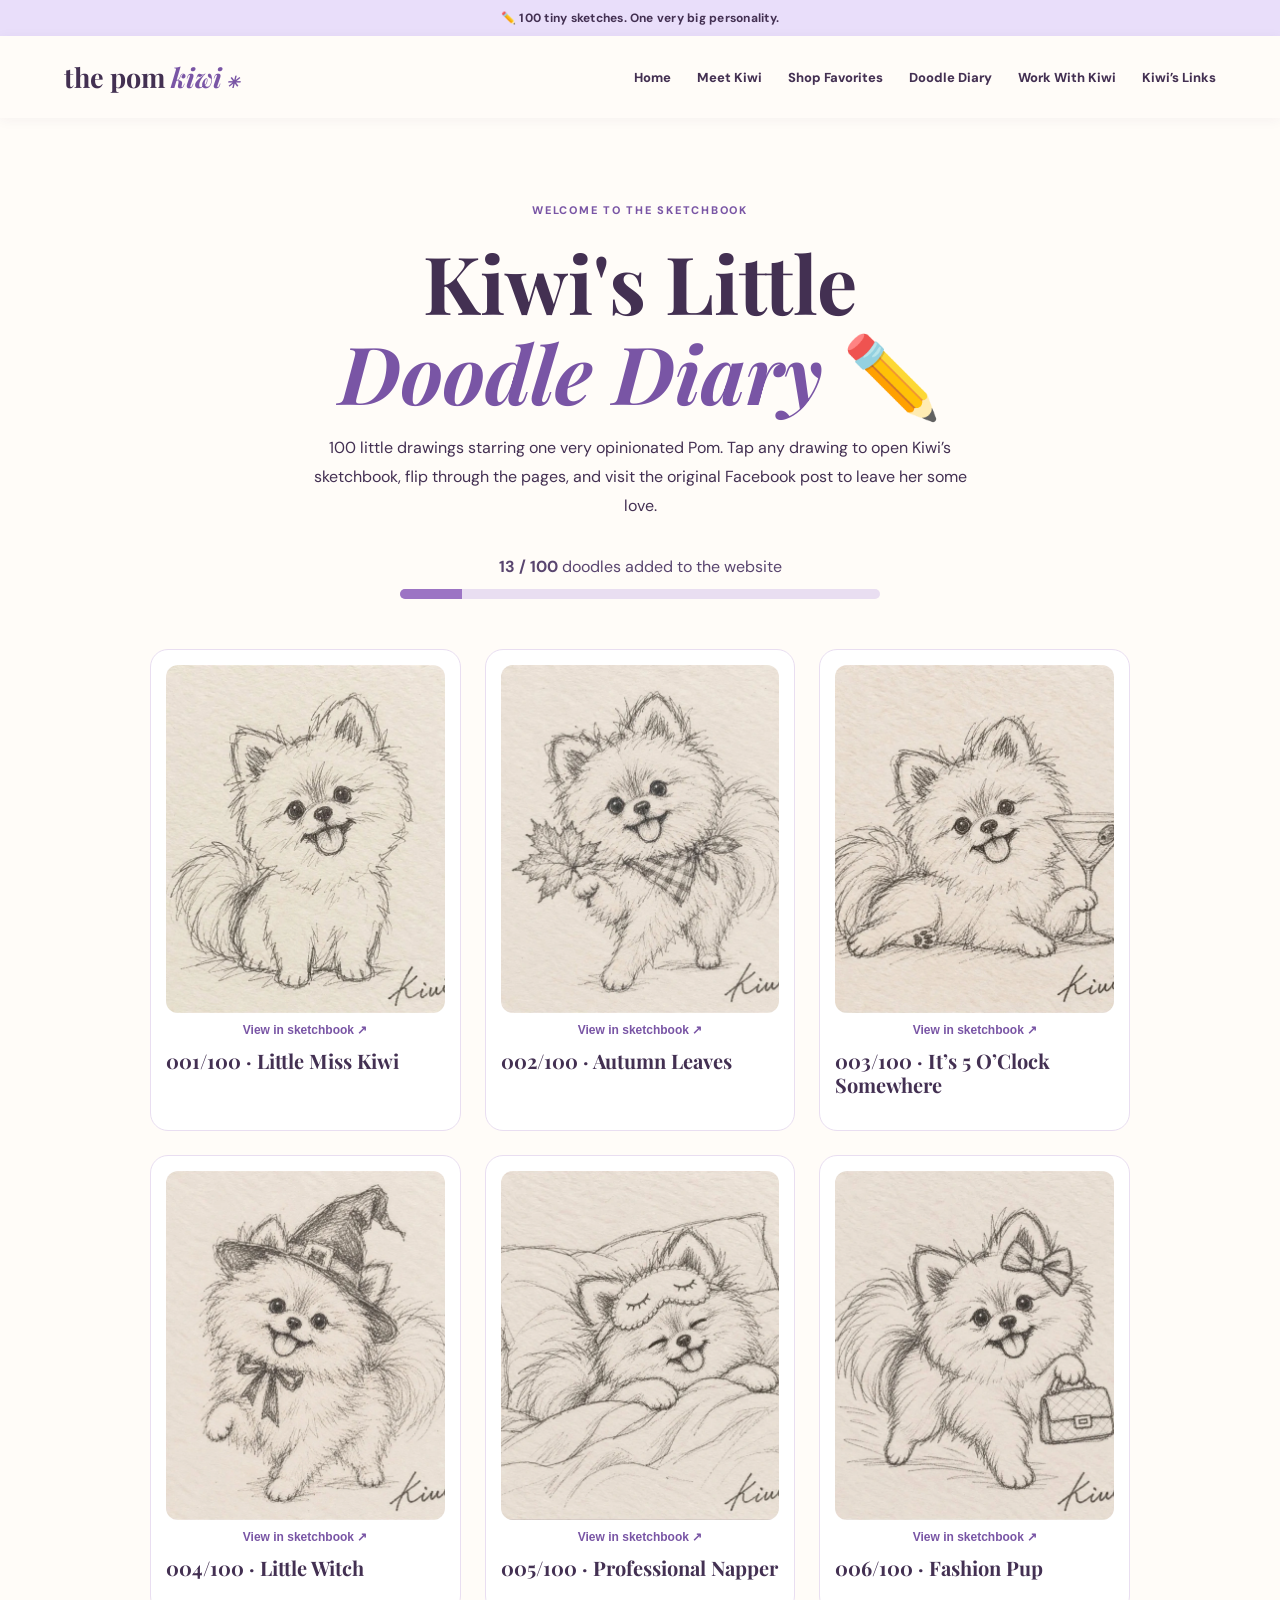
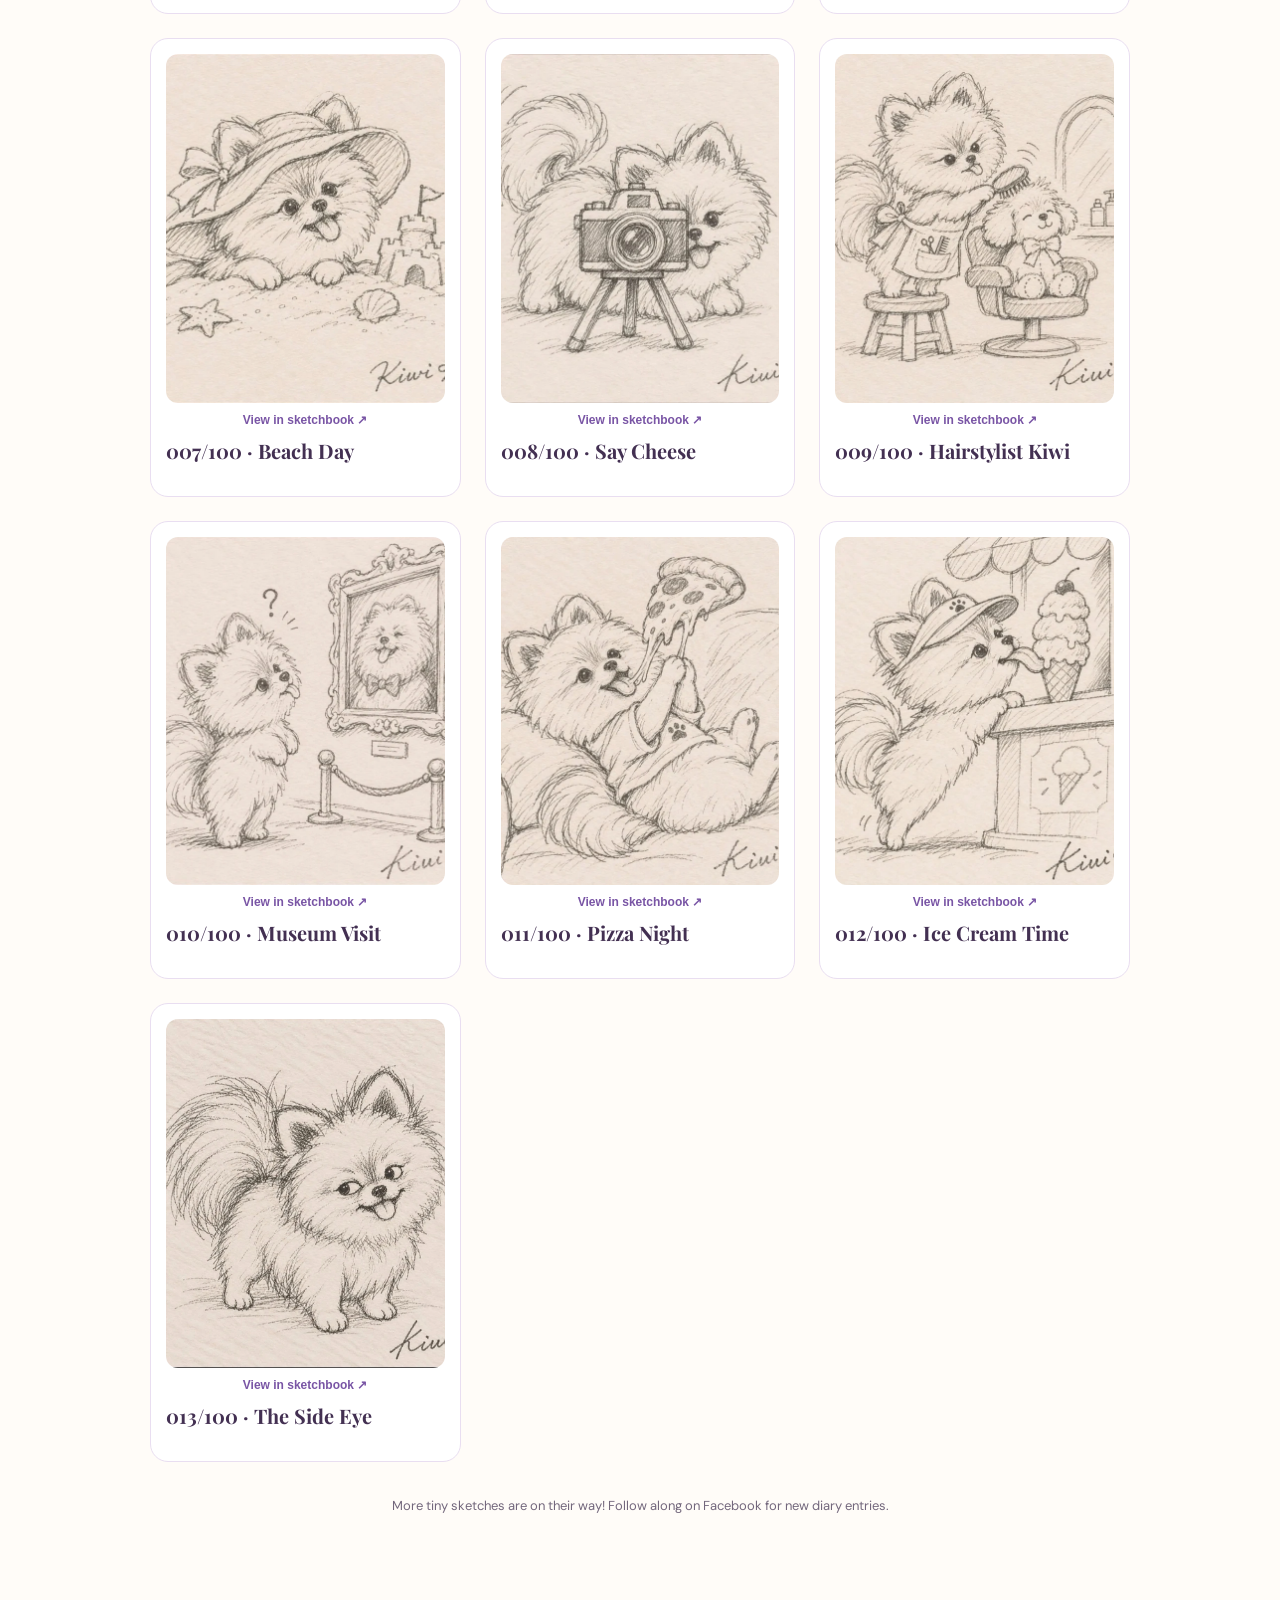
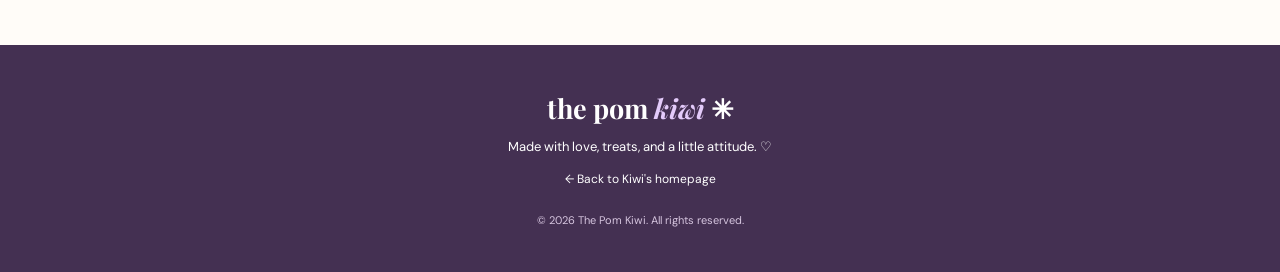
<file: doodle-diary.html>
<!doctype html><html lang="en"><head><meta charset="utf-8"><meta name="viewport" content="width=device-width,initial-scale=1"><meta name="theme-color" content="#f9f5ff"><title>Kiwi's Little Doodle Diary | The Pom Kiwi</title><link rel="stylesheet" href="style.css"></head><body><div class="announcement">✏️ 100 tiny sketches. One very big personality.</div><header><a class="logo" href="index.html#home">the pom <span>kiwi</span><span class="logo-star">✳</span></a><button class="menu" aria-label="Toggle navigation" aria-expanded="false">☰</button><nav id="nav"><a href="index.html#home">Home</a><a href="index.html#meet">Meet Kiwi</a><a href="index.html#shop">Shop Favorites</a><a href="doodle-diary.html" aria-current="page">Doodle Diary</a><a href="index.html#collab">Work With Kiwi</a><a href="/links/">Kiwi’s Links</a></nav></header><main><section class="diary-page"><span class="eyebrow">WELCOME TO THE SKETCHBOOK</span><h1>Kiwi's Little<br><em>Doodle Diary</em> ✏️</h1><p>100 little drawings starring one very opinionated Pom. Tap any drawing to open Kiwi’s sketchbook, flip through the pages, and visit the original Facebook post to leave her some love.</p><div class="diary-progress"><strong id="diary-count">0 / 100</strong> doodles added to the website <div class="progress-track"><div id="progress-fill"></div></div></div><div id="doodle-grid" class="doodle-grid" aria-live="polite"></div><div id="doodle-lightbox" class="doodle-lightbox" role="dialog" aria-modal="true" aria-label="Kiwi’s Doodle Diary sketchbook" aria-hidden="true" hidden><div class="sketchbook-panel"><button class="sketchbook-close" type="button" aria-label="Close sketchbook">×</button><div class="sketchbook-heading"><span>KIWI’S LITTLE DOODLE DIARY</span><strong id="sketchbook-number"></strong></div><div class="sketchbook-art"><img id="sketchbook-image" alt=""></div><h2 id="sketchbook-title"></h2><div class="sketchbook-actions"><button id="sketchbook-prev" type="button" aria-label="Previous drawing">← Previous</button><a id="sketchbook-facebook" href="#" target="_blank" rel="noopener noreferrer">View original Facebook post ↗</a><button id="sketchbook-next" type="button" aria-label="Next drawing">Next →</button></div><p class="sketchbook-tip">Use the arrow keys to turn pages · Esc to close</p></div></div><p class="diary-note">More tiny sketches are on their way! Follow along on Facebook for new diary entries.</p></section></main><footer><div class="logo">the pom <span>kiwi</span> ✳</div><p>Made with love, treats, and a little attitude. ♡</p><a href="index.html">← Back to Kiwi's homepage</a><small>© <span id="year"></span> The Pom Kiwi. All rights reserved.</small></footer><script src="script.js"></script><script src="doodles.js"></script></body></html>
</file>
<file: style.css>
@import url('https://fonts.googleapis.com/css2?family=DM+Sans:wght@400;500;600;700;800&family=Playfair+Display:ital,wght@0,600;0,700;1,600&display=swap');:root{--ivory:#fffcf8;--lav:#e9defa;--purple:#7955a5;--plum:#433052;--pink:#f9e2ef}*{box-sizing:border-box}html{scroll-behavior:smooth}body{margin:0;background:var(--ivory);color:var(--plum);font-family:'DM Sans',sans-serif}a{color:inherit;text-decoration:none}img{display:block;max-width:100%}.announcement{text-align:center;background:var(--lav);padding:10px;font-size:12px;font-weight:700;letter-spacing:.02em}header{height:82px;display:flex;align-items:center;justify-content:space-between;padding:0 max(5%,calc((100vw - 1200px)/2));background:var(--ivory);position:sticky;top:0;z-index:10;box-shadow:0 2px 12px #4330520d}.logo{font-family:'Playfair Display',serif;font-size:27px;font-weight:700;white-space:nowrap}.logo span{color:var(--purple);font-style:italic}.logo-star{font-family:sans-serif;font-size:16px;margin-left:4px}nav{display:flex;gap:26px;font-size:13px;font-weight:800}nav a:hover,.textlink:hover{color:var(--purple)}.menu{display:none;border:0;background:transparent;font-size:25px}.hero{min-height:620px;background:#f5edff;display:grid;grid-template-columns:1.05fr .95fr;align-items:center;gap:8%;padding:65px max(7%,calc((100vw - 1180px)/2))}.eyebrow{font-size:11px;font-weight:800;letter-spacing:.16em;color:var(--purple)}h1,h2,h3,p{margin-top:0}h1,h2,h3{font-family:'Playfair Display',serif}h1{font-size:clamp(48px,6vw,84px);line-height:1.1;margin:23px 0}h1 em,h2 em{color:var(--purple)}.hero-copy p{max-width:440px;line-height:1.85;font-size:17px}.actions{display:flex;gap:12px;flex-wrap:wrap;margin:27px 0}.btn{display:inline-block;border-radius:100px;padding:16px 24px;font-size:13px;font-weight:800;transition:transform .2s}.btn:hover{transform:translateY(-2px)}.primary{background:var(--purple);color:white}.secondary{background:white;border:1px solid #d8c5ed}.tiny{font-size:12px;color:#897b95}.hero-photo{position:relative}.hero-photo img{height:520px;width:100%;object-fit:cover;object-position:center 32%;border-radius:48% 48% 24px 24px;box-shadow:20px 20px 0 #e0c9f2}.photo-sticker{position:absolute;bottom:24px;left:-28px;background:#fff4c8;transform:rotate(-8deg);padding:14px 20px;border-radius:100px;font-size:13px;font-weight:800}.intro,.gallery{padding:90px 7%;max-width:1280px;margin:auto}.section-head{text-align:center;max-width:600px;margin:0 auto 42px}.section-head h2,h2{font-size:clamp(35px,4vw,55px);line-height:1.2;margin:12px 0 18px}.section-head p{line-height:1.8;color:#74677c}.intro-grid{display:grid;grid-template-columns:1fr 1fr;gap:35px;align-items:center}.intro-grid>img{width:100%;height:420px;object-fit:cover;object-position:center 43%;border-radius:22px}.intro-card{background:#f6efff;padding:50px;border-radius:22px}.intro-card h3{font-size:35px;margin:15px 0}.intro-card p,.shop p,.diary p,.collab p{line-height:1.85}.textlink{font-weight:800;color:var(--purple)}.shop{background:#efe5fb;padding:75px max(7%,calc((100vw - 1180px)/2));display:grid;grid-template-columns:1.2fr .8fr;gap:9%;align-items:center}.shop img{height:420px;width:100%;object-fit:cover;object-position:center 38%;border-radius:28px}.shop-tags{display:flex;gap:10px;flex-wrap:wrap;margin:25px 0}.shop-tags span{background:white;border-radius:40px;padding:10px 15px;font-size:12px;font-weight:700}.disclosure{font-size:11px;color:#73677c;margin-top:18px}.photo-grid{display:grid;grid-template-columns:repeat(4,1fr);gap:16px}.photo-grid figure{margin:0}.photo-grid img{width:100%;height:310px;object-fit:cover;border-radius:16px}.photo-grid figcaption{text-align:center;font-size:12px;font-weight:700;margin-top:12px}.diary{background:#fff1f5;display:grid;grid-template-columns:1fr 1fr;gap:8%;align-items:center;padding:90px 9%}.coming{font-size:13px;font-weight:700;color:var(--purple)}.doodle-placeholder{border:2px dashed #bd9fc5;border-radius:22px;min-height:300px;display:flex;align-items:center;justify-content:center;flex-direction:column;gap:14px;background:#fffafc;transform:rotate(2deg)}.doodle-placeholder span{font-size:75px;color:var(--purple)}.doodle-placeholder strong{font-family:'Playfair Display',serif;font-size:28px}.doodle-placeholder small{color:#897b95}.collab{text-align:center;padding:95px 20px;max-width:650px;margin:auto}.collab p{margin-bottom:26px}footer{text-align:center;background:#443052;color:white;padding:45px 20px}footer .logo span{color:#e3cafa}footer p{font-size:13px;margin:12px}footer a{font-size:12px}footer small{display:block;font-size:11px;margin-top:25px;color:#d6c5df}@media(max-width:800px){header{height:68px;padding:0 6%}.menu{display:block}nav{display:none;position:absolute;top:68px;left:0;right:0;background:var(--ivory);padding:25px;box-shadow:0 12px 18px #43305215;flex-direction:column;gap:20px}nav.open{display:flex}.hero{grid-template-columns:1fr;padding:60px 7% 55px;gap:35px}.hero-photo{max-width:490px;margin:auto;width:90%}.hero-photo img{height:440px}.hero-copy{text-align:center}.hero-copy p{margin:auto}.actions{justify-content:center}.intro,.gallery{padding:70px 6%}.intro-grid,.shop,.diary{grid-template-columns:1fr}.intro-card{padding:30px}.shop,.diary{padding:65px 7%}.shop img{max-height:430px}.photo-grid{grid-template-columns:repeat(2,1fr)}.photo-grid img{height:270px}}@media(max-width:420px){h1{font-size:48px}.hero-photo img{height:365px}.photo-grid img{height:215px}.photo-sticker{left:-12px}.shop-tags span{font-size:11px}}
/* Doodle Diary dedicated page */
.diary-page{max-width:1160px;margin:auto;padding:80px 7% 100px;text-align:center}.diary-page h1{font-size:clamp(42px,7vw,80px);line-height:1.12;margin:18px 0}.diary-page>p{max-width:660px;margin:0 auto 28px;line-height:1.8}.diary-progress{max-width:480px;margin:35px auto;color:#59456f}.progress-track{height:10px;background:#e9def1;border-radius:20px;overflow:hidden;margin-top:12px}.progress-track>div{height:100%;background:#9c74c4;width:0}.doodle-grid{display:grid;grid-template-columns:repeat(3,minmax(0,1fr));gap:24px;margin-top:50px;text-align:left}.doodle-card{padding:15px;background:white;border:1px solid #e9def1;border-radius:18px}.doodle-card img{width:100%;aspect-ratio:4/5;object-fit:cover;border-radius:12px}.doodle-card h2{font-size:20px}.doodle-card a{font-size:14px;color:#59456f;font-weight:700}.doodle-empty{grid-column:1/-1;text-align:center;background:#fff1f5;padding:65px 20px;border-radius:24px}.doodle-empty span{font-size:64px;color:#9c74c4}.doodle-empty h2{font-size:30px}.diary-note{margin-top:32px!important;font-size:13px;color:#73677c}@media(max-width:700px){.doodle-grid{grid-template-columns:repeat(2,minmax(0,1fr))}}@media(max-width:450px){.doodle-grid{grid-template-columns:1fr}}

/* Revision 3 */
.intro-punchline{display:block;margin-top:7px;color:var(--plum);font-weight:700}
.social-section{margin-top:25px}.social-heading{display:block;font-size:13px;font-weight:800;color:var(--plum);margin-bottom:12px}.social-links{display:flex;gap:9px;flex-wrap:wrap}.social-pill{border:1px solid #d4bde9;background:white;color:var(--purple);border-radius:999px;padding:10px 15px;font-size:13px;font-weight:800}.social-note{display:block;color:#85768d;margin-top:10px;font-size:11px}

.social-pill{text-decoration:none;display:inline-flex;align-items:center;transition:transform .2s,background .2s}.social-pill:hover,.social-pill:focus-visible{background:#f1e7fa;transform:translateY(-2px)}

/* v6: Kiwi's playful PR department and illustrated diary mascot */
.collab{max-width:1200px;padding:85px 6%}.collab-card{position:relative;background:#efe4fa;border-radius:32px;padding:42px;box-shadow:10px 10px 0 #e1cdee;text-align:left}.collab-stamp{display:inline-block;background:#fffafc;border:1px dashed #b594d0;border-radius:99px;padding:9px 15px;font-size:10px;letter-spacing:.12em;font-weight:800;color:#6e4b90;transform:rotate(-2deg)}.collab-inner{display:grid;grid-template-columns:1.2fr .8fr;align-items:center;gap:55px;margin-top:18px}.collab-copy h2{font-size:clamp(34px,4.3vw,58px);margin:14px 0 18px}.collab-copy p{max-width:520px}.collab-copy .collab-note{font-size:12px;color:#816d8b;margin:18px 0 0;font-weight:700}.collab-portrait{position:relative;max-width:350px;justify-self:center;transform:rotate(3deg)}.collab-portrait img{width:100%;aspect-ratio:4/5;object-fit:cover;object-position:center;border:10px solid white;border-bottom-width:35px;box-shadow:0 14px 30px #43305228;border-radius:5px}.collab-seal{position:absolute;right:-25px;bottom:10px;background:#fff1b9;color:#59456f;border-radius:50%;height:92px;width:92px;display:flex;align-items:center;justify-content:center;text-align:center;line-height:1.3;font-size:12px;font-weight:800;transform:rotate(-13deg)}.doodle-placeholder .doodle-kiwi{width:160px;height:160px;object-fit:contain;mix-blend-mode:multiply}@media(max-width:800px){.collab{padding:65px 7%}.collab-card{padding:26px}.collab-inner{grid-template-columns:1fr;gap:32px}.collab-portrait{max-width:260px}.collab-seal{right:-12px}}

/* v7: collaboration CTA and Doodle Diary card spacing */
.collab-copy .btn.primary{padding:20px 38px;font-size:16px;min-height:58px;text-align:center}
.doodle-placeholder{padding:30px 26px 40px;gap:14px;min-height:385px;box-sizing:border-box}
.doodle-placeholder .btn{margin-top:14px;margin-bottom:6px;position:relative;align-self:center;max-width:calc(100% - 16px);text-align:center}
@media(max-width:420px){.doodle-placeholder{padding:30px 22px 38px;transform:none}.doodle-placeholder .btn{white-space:normal}}

/* v12: interactive sketchbook */
.doodle-open{appearance:none;border:0;background:transparent;display:block;width:100%;padding:0;cursor:zoom-in;text-align:center;color:var(--purple)}
.doodle-open img{display:block;width:100%;transition:transform .2s ease}
.doodle-open:hover img{transform:scale(1.025)}
.doodle-open:focus-visible{outline:3px solid #9065b6;outline-offset:4px;border-radius:8px}
.doodle-view-hint{display:block;font-size:12px;font-weight:700;padding:10px 0 0}
body.sketchbook-open{overflow:hidden}
.doodle-lightbox[hidden]{display:none!important}
.doodle-lightbox{position:fixed;inset:0;z-index:9999;background:rgba(33,21,43,.8);display:flex;align-items:center;justify-content:center;padding:16px;overflow-y:auto}
.sketchbook-panel{position:relative;background:#fffaf3;color:#49345e;border-radius:18px;width:min(740px,100%);max-height:calc(100dvh - 32px);overflow-y:auto;padding:25px 28px 18px;box-shadow:0 20px 65px #160c22aa;text-align:center}
.sketchbook-close{position:absolute;right:13px;top:8px;border:0;background:transparent;color:#59416c;font-size:36px;cursor:pointer;line-height:1;padding:7px}
.sketchbook-heading{display:flex;justify-content:space-between;align-items:center;gap:10px;padding:4px 40px 12px 0;font-size:11px;letter-spacing:.12em;font-weight:800}
.sketchbook-heading strong{white-space:nowrap;font-size:14px;letter-spacing:0}
.sketchbook-art img{display:block;max-width:100%;width:auto;max-height:min(57dvh,620px);object-fit:contain;margin:auto;box-shadow:0 5px 20px #59416c15}
.sketchbook-panel h2{font-size:clamp(20px,3vw,28px);margin:12px 0}
.sketchbook-actions{display:flex;align-items:center;justify-content:space-between;gap:10px;flex-wrap:wrap}
.sketchbook-actions button,.sketchbook-actions a{border:1px solid #d6c1e6;background:#f0e4f8;color:#4c3267;padding:11px 14px;border-radius:99px;font:inherit;font-size:12px;font-weight:800;text-decoration:none;cursor:pointer}
.sketchbook-actions a{background:#634382;color:#fff;border-color:#634382}
.sketchbook-actions button:disabled{opacity:.35;cursor:default}
.sketchbook-actions :focus-visible,.sketchbook-close:focus-visible{outline:3px solid #9065b6;outline-offset:3px}
.sketchbook-tip{font-size:11px;color:#82718c;margin:13px 0 0}
@media(max-width:560px){.sketchbook-panel{padding:22px 14px 16px}.sketchbook-heading{font-size:9px}.sketchbook-art img{max-height:50dvh}.sketchbook-actions{justify-content:center}.sketchbook-actions a{order:-1;flex-basis:100%}.sketchbook-tip{font-size:10px}}
</file>
